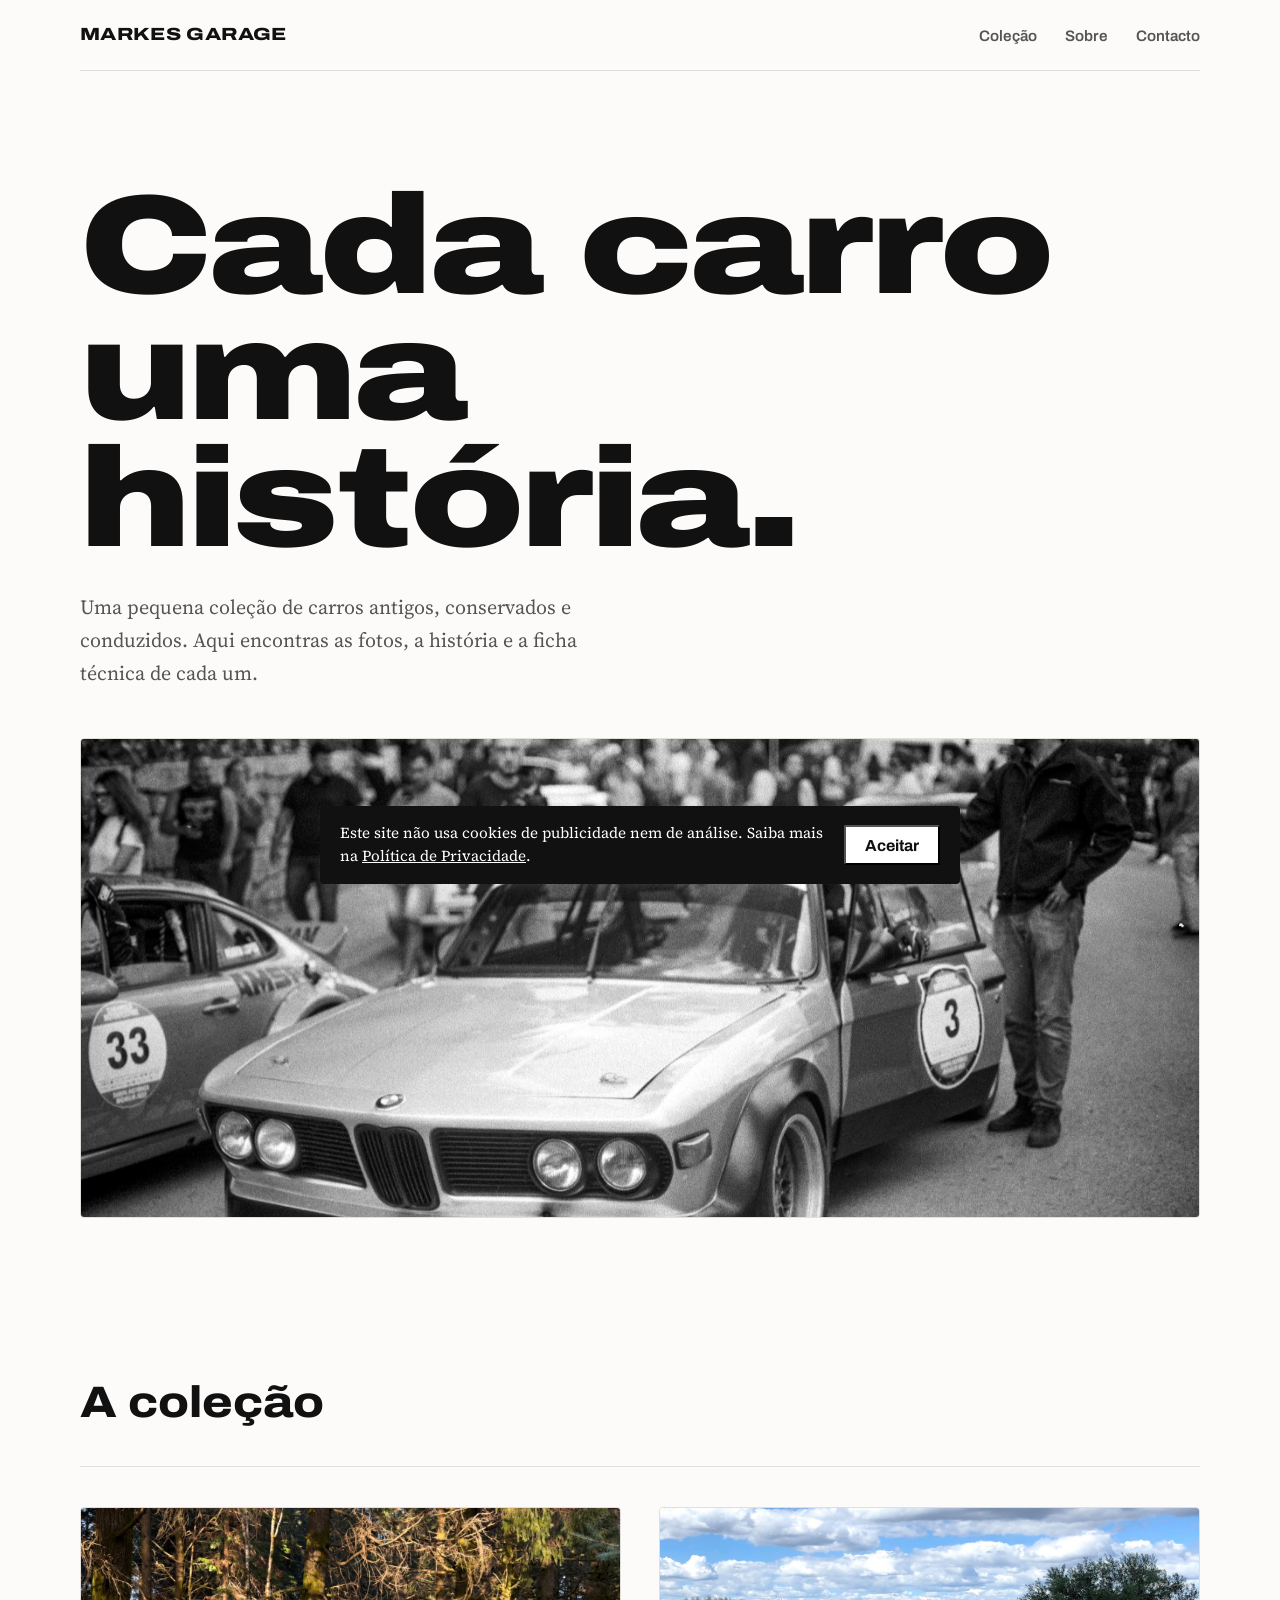
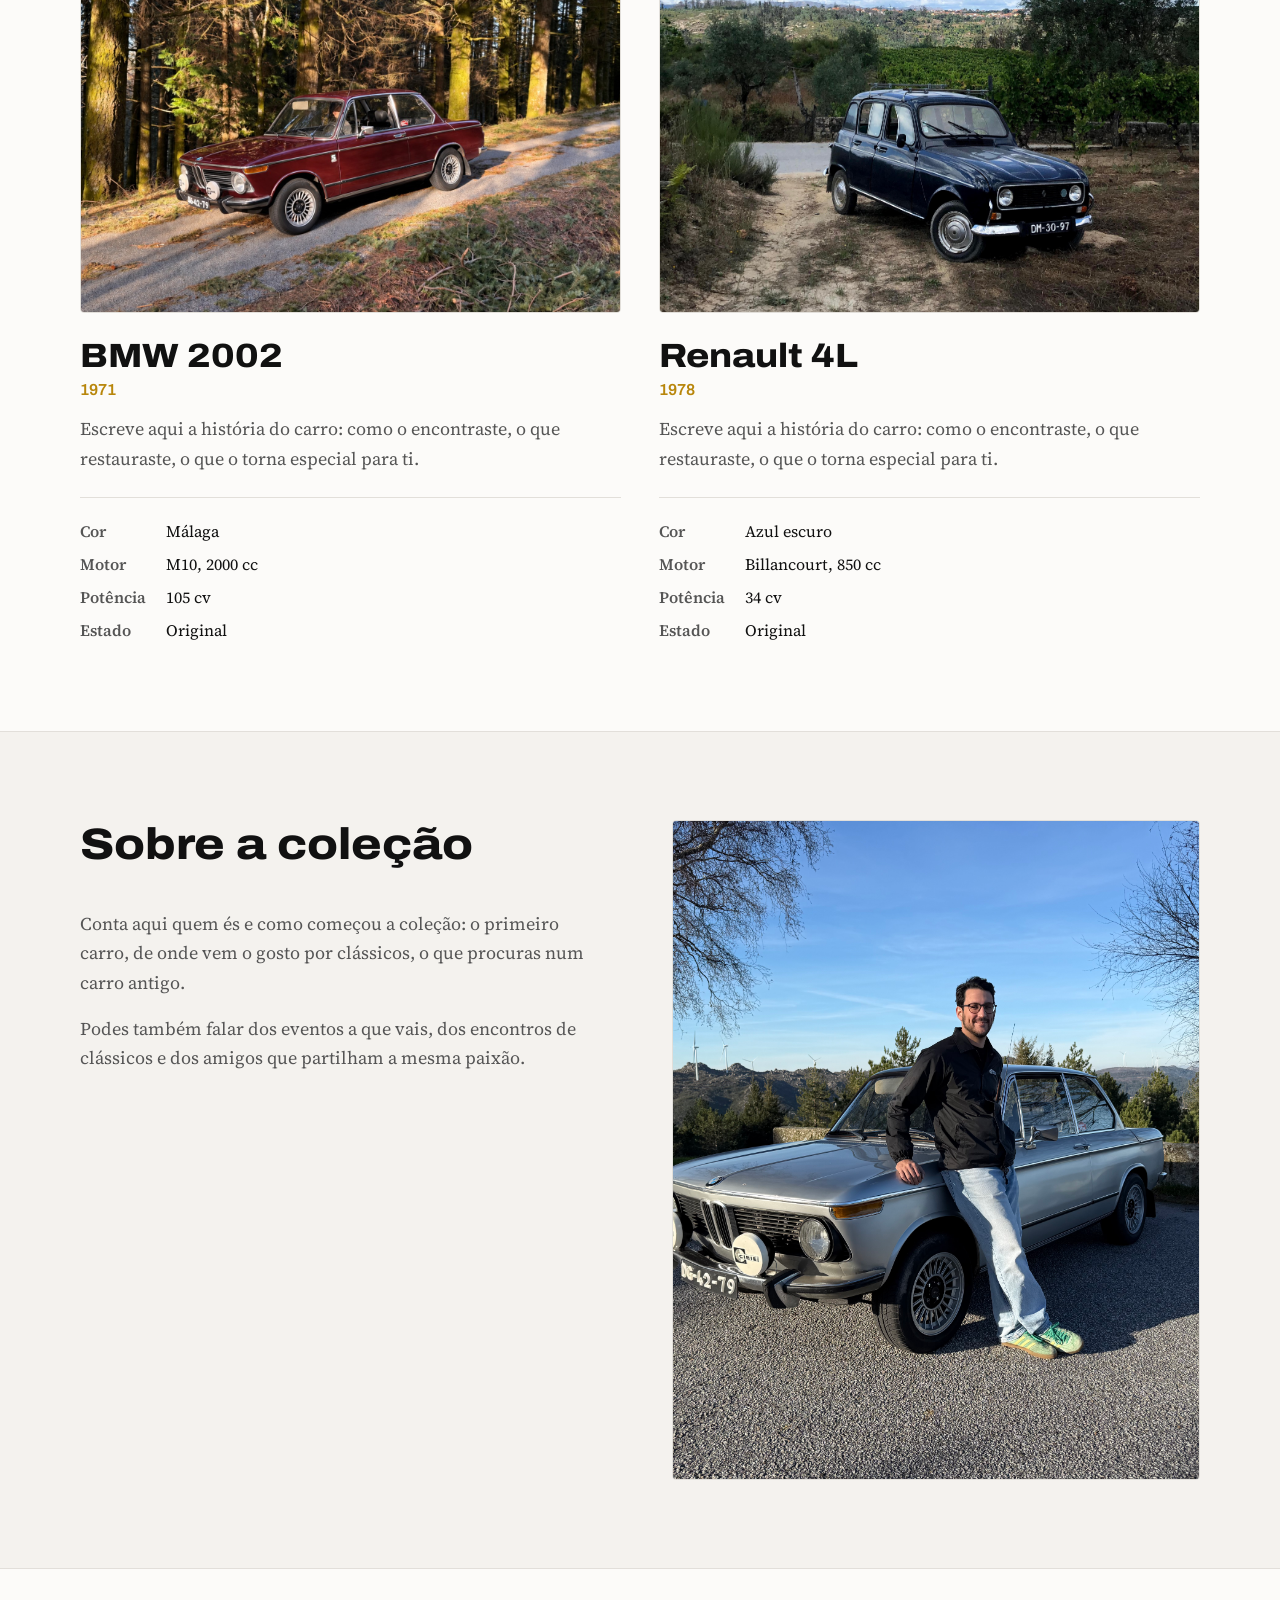
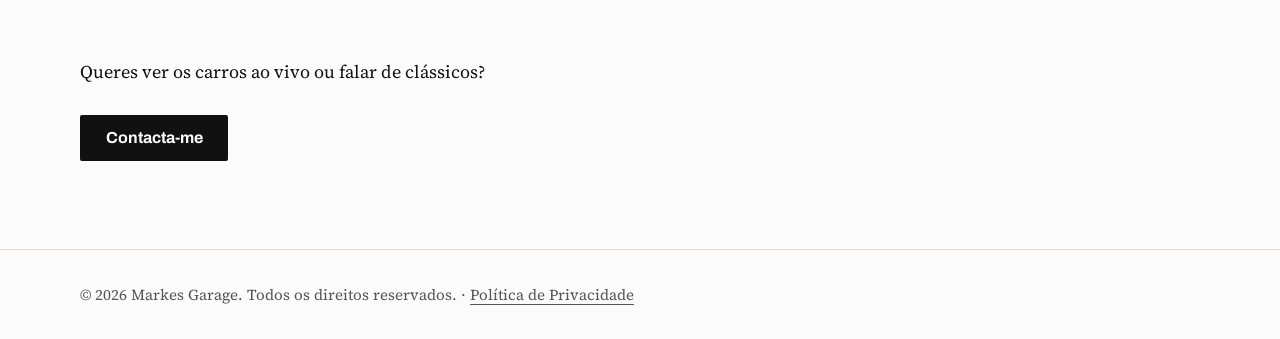
<file: index.html>
<!DOCTYPE html>
<html lang="pt-PT">
<head>
<meta charset="utf-8">
<meta name="viewport" content="width=device-width, initial-scale=1">
<title>Markes Garage — Carros clássicos</title>
<meta name="description" content="Uma pequena coleção de carros clássicos, com fotos, história e ficha técnica de cada um.">
<link rel="preconnect" href="https://fonts.googleapis.com">
<link rel="preconnect" href="https://fonts.gstatic.com" crossorigin>
<link href="https://fonts.googleapis.com/css2?family=Archivo:wdth,wght@100..125,500..900&family=Source+Serif+4:opsz,wght@8..60,400;8..60,600&display=swap" rel="stylesheet">
<link rel="stylesheet" href="style.css">
</head>
<body>

<header class="top wrap">
  <a class="logo" href="#topo">MARKES GARAGE</a>
  <nav aria-label="Principal">
    <a href="#colecao">Coleção</a>
    <a href="#sobre">Sobre</a>
    <a href="contacto.html">Contacto</a>
  </nav>
</header>

<main id="topo">
  <div class="wrap hero">
    <h1>Cada carro uma história.</h1>
    <p>Uma pequena coleção de carros antigos, conservados e conduzidos. Aqui encontras as fotos, a história e a ficha técnica de cada um.</p>

    <!-- Slideshow com as 4 fotos de destaque -->
    <div class="foto" id="slideshow-destaque">
      <img src="fotos/destaque-1.jpg" alt="Destaque 1 Markes Garage" class="ativo" loading="eager">
      <img src="fotos/destaque-2.jpg" alt="Destaque 2 Markes Garage">
      <img src="fotos/destaque-3.jpg" alt="Destaque 3 Markes Garage">
      <img src="fotos/destaque-4.jpg" alt="Destaque 4 Markes Garage">
    </div>
  </div>

  <section id="colecao">
    <div class="wrap">
      <h2>A coleção</h2>

      <div class="colecao-grid">
      <!-- Copia este bloco <article> para cada carro novo -->
      <article class="carro">
        <div class="foto" tabindex="0"><img src="fotos/carro-1.jpg" alt="BMW 2002 de 1971 cor Málaga" loading="lazy"><span class="nome-hover" aria-hidden="true">BMW 2002</span></div>
        <div class="info">
          <h3>BMW 2002</h3>
          <p class="fabrico">1971</p> <!-- Removido o class="ano" -->
          <p>Escreve aqui a história do carro: como o encontraste, o que restauraste, o que o torna especial para ti.</p>
          <dl>
            <dt>Cor</dt><dd>Málaga</dd>
            <dt>Motor</dt><dd>M10, 2000 cc</dd>
            <dt>Potência</dt><dd>105 cv</dd>
            <dt>Estado</dt><dd>Original</dd>
          </dl>
        </div>
      </article>

      <article class="carro">
        <div class="foto" tabindex="0"><img src="fotos/carro-2.jpg" alt="Renault 4L de 1978 azul escuro" loading="lazy"><span class="nome-hover" aria-hidden="true">Renault 4L</span></div>
        <div class="info">
          <h3>Renault 4L</h3>
          <p class="fabrico">1978</p> 
          <p>Escreve aqui a história do carro: como o encontraste, o que restauraste, o que o torna especial para ti.</p>
          <dl>
            <dt>Cor</dt><dd>Azul escuro</dd>
            <dt>Motor</dt><dd>Billancourt, 850 cc</dd>
            <dt>Potência</dt><dd>34 cv</dd>
            <dt>Estado</dt><dd>Original</dd>
          </dl>
        </div>
      </article>
      </div>
    </div>
  </section>

  <section id="sobre" class="sobre">
    <div class="wrap">
      <div>
        <h2>Sobre a coleção</h2>
        <p>Conta aqui quem és e como começou a coleção: o primeiro carro, de onde vem o gosto por clássicos, o que procuras num carro antigo.</p>
        <p>Podes também falar dos eventos a que vais, dos encontros de clássicos e dos amigos que partilham a mesma paixão.</p>
      </div>
      <div class="foto"><img src="fotos/sobre.jpg" alt="Retrato do dono junto a um dos carros" loading="lazy"></div>
    </div>
  </section>

  <section class="cta">
    <div class="wrap">
      <p>Queres ver os carros ao vivo ou falar de clássicos?</p>
      <a class="btn" href="contacto.html">Contacta-me</a>
    </div>
  </section>
</main>

<footer>
  <div class="wrap">© <span class="ano">2026</span> Markes Garage. Todos os direitos reservados. · <a href="politica-privacidade.html">Política de Privacidade</a></div>
</footer>

<script src="app.js"></script>
</body>
</html>
</file>
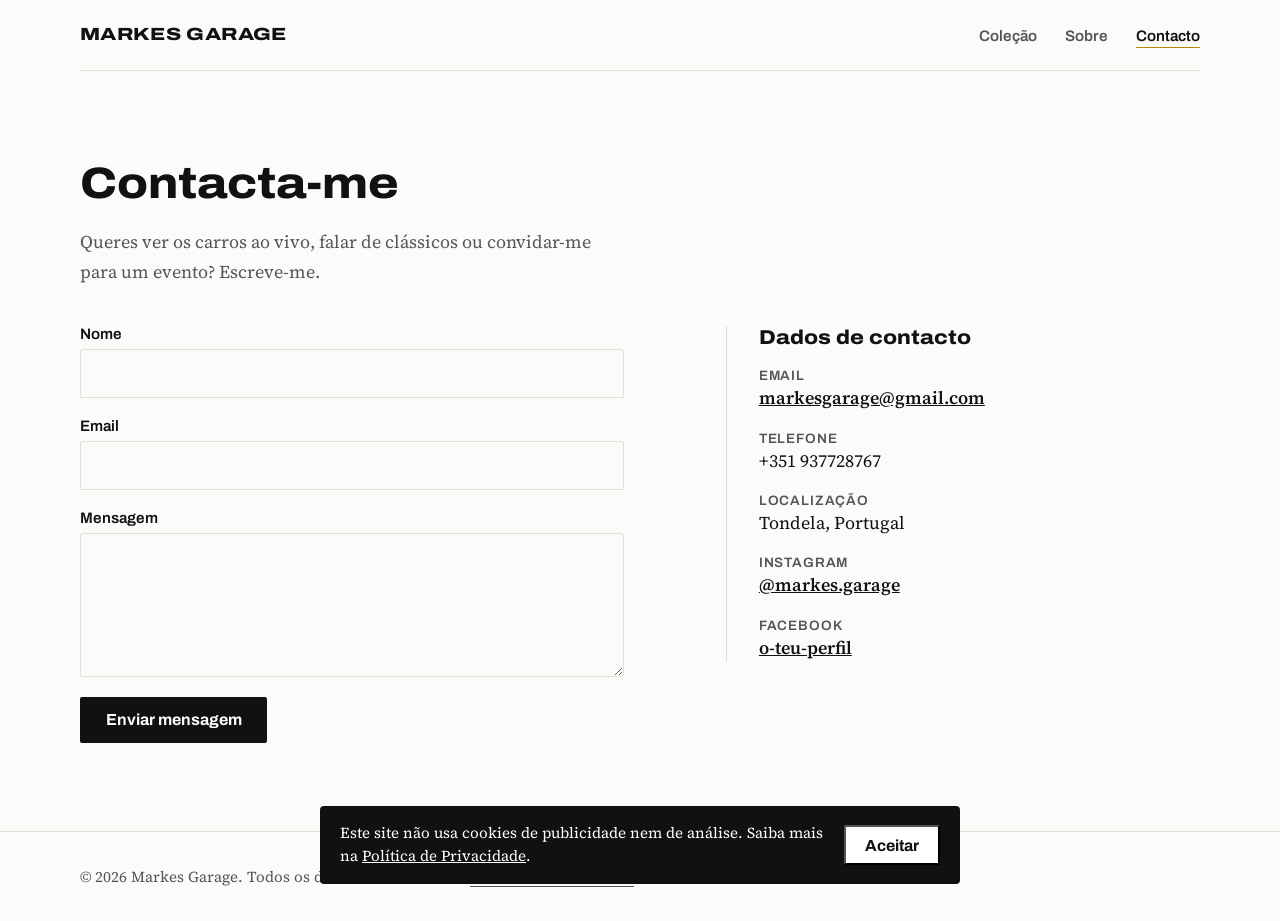
<file: contacto.html>
<!DOCTYPE html>
<html lang="pt-PT">
<head>
<meta charset="utf-8">
<meta name="viewport" content="width=device-width, initial-scale=1">
<title>Contacto — Markes Garage</title>
<meta name="description" content="Fala com a Markes Garage: formulário de contacto e dados para me encontrares.">
<link rel="preconnect" href="https://fonts.googleapis.com">
<link rel="preconnect" href="https://fonts.gstatic.com" crossorigin>
<link href="https://fonts.googleapis.com/css2?family=Archivo:wdth,wght@100..125,500..900&family=Source+Serif+4:opsz,wght@8..60,400;8..60,600&display=swap" rel="stylesheet">
<link rel="stylesheet" href="style.css">
</head>
<body>

<header class="top wrap">
  <a class="logo" href="index.html">MARKES GARAGE</a>
  <nav aria-label="Principal">
    <a href="index.html#colecao">Coleção</a>
    <a href="index.html#sobre">Sobre</a>
    <a href="contacto.html" aria-current="page">Contacto</a>
  </nav>
</header>

<main class="pagina">
  <section class="contacto">
    <div class="wrap">
      <h2>Contacta-me</h2>
      <p class="intro">Queres ver os carros ao vivo, falar de clássicos ou convidar-me para um evento? Escreve-me.</p>

      <div class="contacto-grid">
        <!-- Troca SEU_ID pelo código que o Formspree te der -->
        <form class="contacto-form" action="https://formspree.io/f/SEU_ID" method="POST">
          <div class="campo">
            <label for="nome">Nome</label>
            <input id="nome" name="nome" type="text" autocomplete="name" required>
          </div>
          <div class="campo">
            <label for="email">Email</label>
            <input id="email" name="email" type="email" autocomplete="email" required>
          </div>
          <div class="campo">
            <label for="mensagem">Mensagem</label>
            <textarea id="mensagem" name="mensagem" required></textarea>
          </div>
          <input class="honey" type="text" name="_gotcha" tabindex="-1" autocomplete="off" aria-hidden="true">
          <button class="btn" type="submit">Enviar mensagem</button>
        </form>

        <aside class="dados" aria-label="Dados de contacto">
          <h3>Dados de contacto</h3>
          <ul>
            <li><span class="rotulo">Email</span><a href="mailto:markesgarage@gmail.com">markesgarage@gmail.com</a></li>
            <li><span class="rotulo">Telefone</span>+351 937728767</li>
            <li><span class="rotulo">Localização</span>Tondela, Portugal</li>
            <li><span class="rotulo">Instagram</span><a href="https://instagram.com/markes.garage">@markes.garage</a></li>
            <li><span class="rotulo">Facebook</span><a href="https://facebook.com/o-teu-perfil">o-teu-perfil</a></li>
          </ul>
        </aside>
      </div>
    </div>
  </section>
</main>

<footer>
  <div class="wrap">© <span class="ano">2026</span> Markes Garage. Todos os direitos reservados. · <a href="politica-privacidade.html">Política de Privacidade</a></div>
</footer>

<script src="app.js"></script>
</body>
</html>
</file>
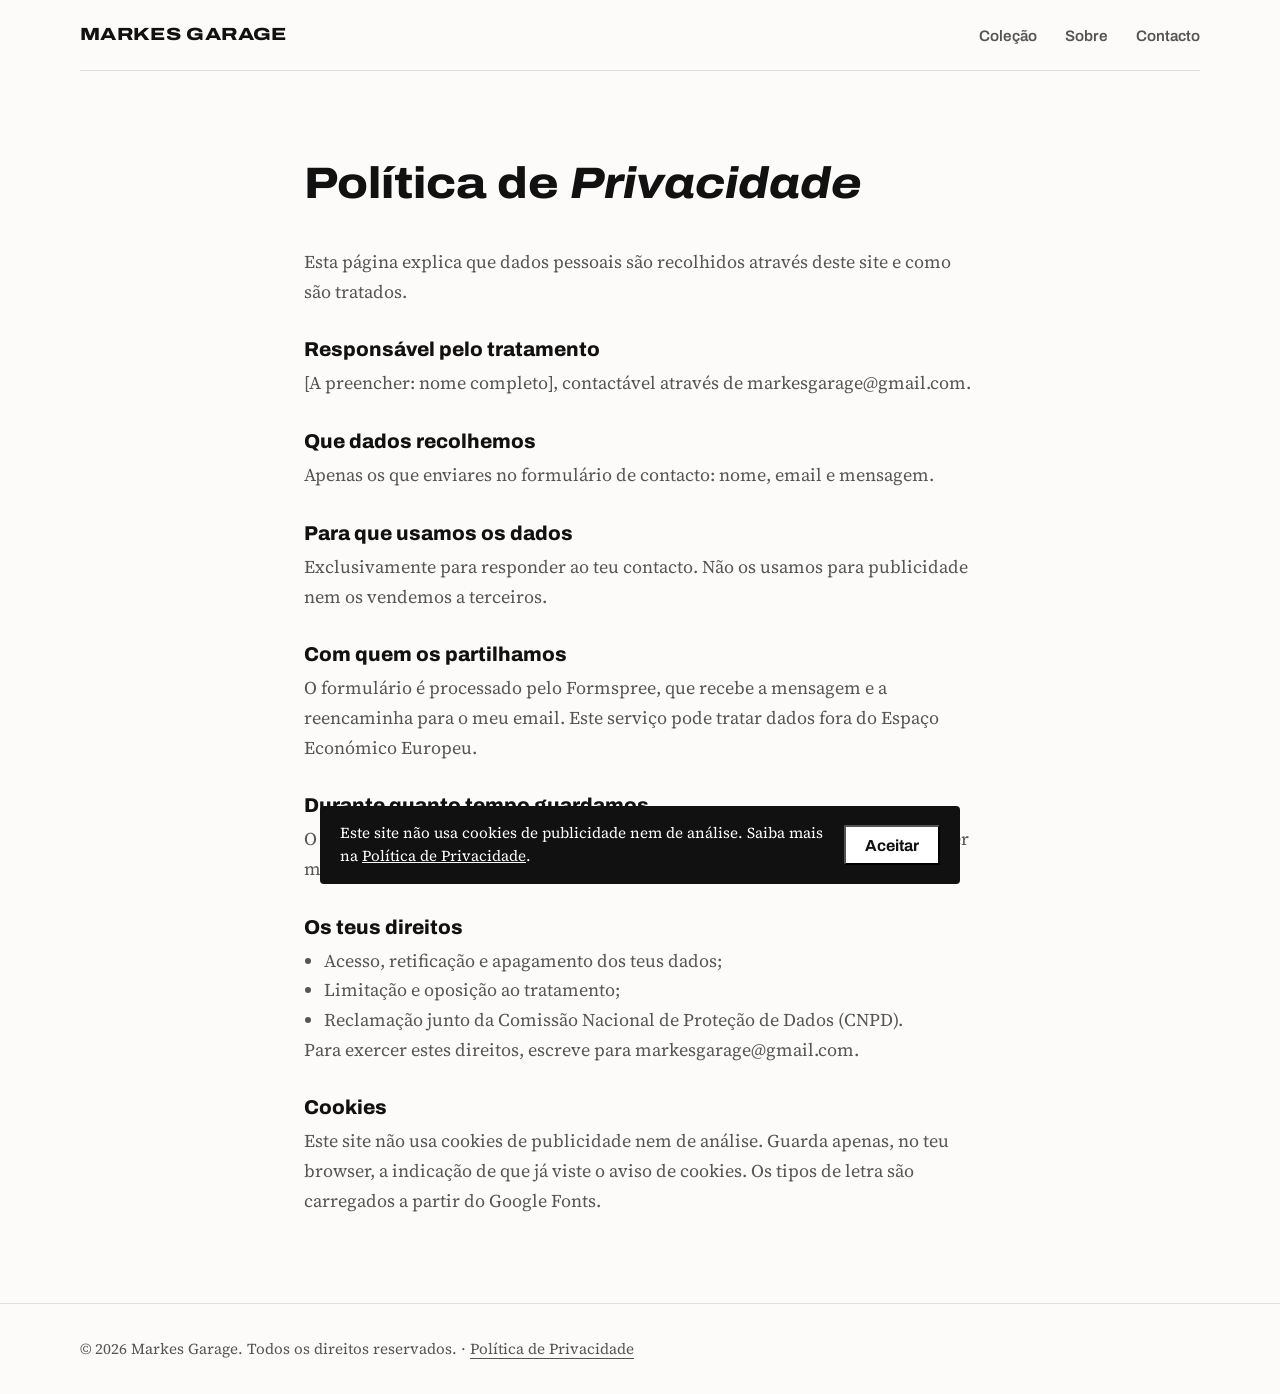
<file: politica-privacidade.html>
<!DOCTYPE html>
<html lang="pt-PT">
<head>
<meta charset="utf-8">
<meta name="viewport" content="width=device-width, initial-scale=1">
<title>Política de Privacidade — Markes Garage</title>
<meta name="description" content="Como a Markes Garage trata os dados pessoais recolhidos neste site.">
<link rel="preconnect" href="https://fonts.googleapis.com">
<link rel="preconnect" href="https://fonts.gstatic.com" crossorigin>
<link href="https://fonts.googleapis.com/css2?family=Archivo:wdth,wght@100..125,500..900&family=Source+Serif+4:opsz,wght@8..60,400;8..60,600&display=swap" rel="stylesheet">
<link rel="stylesheet" href="style.css">
</head>
<body>

<header class="top wrap">
  <a class="logo" href="index.html">MARKES GARAGE</a>
  <nav aria-label="Principal">
    <a href="index.html#colecao">Coleção</a>
    <a href="index.html#sobre">Sobre</a>
    <a href="contacto.html">Contacto</a>
  </nav>
</header>

<main class="pagina">
  <section>
    <div class="wrap texto">
      <h2>Política de <em>Privacidade</em></h2>
      <p>Esta página explica que dados pessoais são recolhidos através deste site e como são tratados.</p>

      <h3>Responsável pelo tratamento</h3>
      <p>[A preencher: nome completo], contactável através de markesgarage@gmail.com.</p>

      <h3>Que dados recolhemos</h3>
      <p>Apenas os que enviares no formulário de contacto: nome, email e mensagem.</p>

      <h3>Para que usamos os dados</h3>
      <p>Exclusivamente para responder ao teu contacto. Não os usamos para publicidade nem os vendemos a terceiros.</p>

      <h3>Com quem os partilhamos</h3>
      <p>O formulário é processado pelo Formspree, que recebe a mensagem e a reencaminha para o meu email. Este serviço pode tratar dados fora do Espaço Económico Europeu.</p>

      <h3>Durante quanto tempo guardamos</h3>
      <p>O tempo necessário para tratar o teu pedido. Podes pedir a eliminação a qualquer momento.</p>

      <h3>Os teus direitos</h3>
      <ul>
        <li>Acesso, retificação e apagamento dos teus dados;</li>
        <li>Limitação e oposição ao tratamento;</li>
        <li>Reclamação junto da Comissão Nacional de Proteção de Dados (CNPD).</li>
      </ul>
      <p>Para exercer estes direitos, escreve para markesgarage@gmail.com.</p>

      <h3>Cookies</h3>
      <p>Este site não usa cookies de publicidade nem de análise. Guarda apenas, no teu browser, a indicação de que já viste o aviso de cookies. Os tipos de letra são carregados a partir do Google Fonts.</p>
    </div>
  </section>
</main>

<footer>
  <div class="wrap">© <span class="ano">2026</span> Markes Garage. Todos os direitos reservados. · <a href="politica-privacidade.html">Política de Privacidade</a></div>
</footer>

<script src="app.js"></script>
</body>
</html>
</file>
<file: style.css>
:root{
    --fundo:#fcfbf9;      /* bege muito suave / branco sujo aplicado a tudo */
    --fundo-alt:#f4f2ee;  /* fundo secundário ligeiramente mais escuro para blocos de destaque */
    --texto:#111111;      /* texto principal preto */
    --texto-secundario:#555555; /* cinzento escuro para descrições */
    --borda:#e2dfda;      /* linhas subtis de separação */
    --latao:#b8860b;      /* destaque dourado/latão */
    --head:"Archivo","Arial Black",Arial,sans-serif;
    --body:"Source Serif 4",Georgia,serif;
  }
  *{box-sizing:border-box;margin:0}
  html{scroll-behavior:smooth;background:var(--fundo)}
  body{background:var(--fundo);color:var(--texto);font:400 1.125rem/1.65 var(--body);min-height:100vh}
  a{color:inherit}
  :focus-visible{outline:3px solid var(--latao);outline-offset:3px}
  .wrap{width:min(1120px,100% - 2.5rem);margin-inline:auto}

  header.top{display:flex;justify-content:space-between;align-items:center;padding:1.25rem 0;border-bottom:1px solid var(--borda)}
  .logo{font:800 1.1rem var(--head);font-stretch:125%;text-decoration:none;letter-spacing:.02em;color:var(--texto)}
  nav a{margin-left:1.5rem;text-decoration:none;color:var(--texto-secundario);font-family:var(--head);font-size:0.95rem;font-weight:600}
  nav a:hover{color:var(--texto);text-decoration:underline;text-underline-offset:6px;text-decoration-color:var(--latao)}

  .hero{padding:clamp(3rem,9vw,7rem) 0 clamp(2.5rem,6vw,4.5rem)}
  .hero h1{font:900 clamp(3rem,11vw,9rem)/.9 var(--head);font-stretch:125%;letter-spacing:-.02em;max-width:12ch;color:var(--texto)}
  .hero p{max-width:34rem;margin-top:1.75rem;color:var(--texto-secundario);font-size:1.25rem}
  .hero .foto{margin-top:3rem;aspect-ratio:21/9}

  .foto{background:var(--fundo-alt);overflow:hidden;border-radius:4px;border:1px solid var(--borda)}
  .foto img{width:100%;height:100%;object-fit:cover;display:block}

  h2{font:800 clamp(1.75rem,4vw,2.75rem)/1.1 var(--head);font-stretch:112%;margin-bottom:2.5rem;color:var(--texto)}
  section{padding:clamp(3rem,7vw,5.5rem) 0}

  /* Cada carro é uma "ficha": foto + dados */
  .colecao-grid{display:grid;grid-template-columns:1fr 1fr;gap:clamp(1.5rem,3vw,2.5rem);align-items:start;padding-top:2.5rem;border-top:1px solid var(--borda)}
  .carro .foto{position:relative;aspect-ratio:4/3}
  .carro .nome-hover{position:absolute;inset:0;display:grid;place-items:center;padding:1rem;background:rgba(255,255,255,.2);-webkit-backdrop-filter:blur(6px);backdrop-filter:blur(6px);color:#fff;text-shadow:0 2px 12px rgba(0,0,0,.55);font:800 clamp(1.5rem,3vw,2.25rem)/1.15 var(--head);font-stretch:112%;text-align:center;opacity:0;transition:opacity .35s ease}
  .carro .foto:hover .nome-hover,.carro .foto:focus-visible .nome-hover{opacity:1}
  .carro .info{margin-top:1.5rem}
  .carro h3{font:800 clamp(1.5rem,3vw,2.1rem)/1.15 var(--head);font-stretch:112%;color:var(--texto)}
  .carro .fabrico{color:var(--latao);font:600 1rem var(--head);margin:.35rem 0 1rem}
  .carro p{color:var(--texto-secundario)}
  dl{display:grid;grid-template-columns:auto 1fr;gap:.4rem 1.25rem;margin-top:1.5rem;padding-top:1.25rem;border-top:1px solid var(--borda);font-size:1rem}
  dt{color:var(--texto-secundario);font-weight:600}
  dd{margin:0;color:var(--texto)}

  .sobre{background:var(--fundo-alt);border-top:1px solid var(--borda);border-bottom:1px solid var(--borda)}
  .sobre .wrap{display:grid;grid-template-columns:1fr 1fr;gap:clamp(1.5rem,5vw,4rem);align-items:start}
  .sobre p+p{margin-top:1rem}
  .sobre .foto{aspect-ratio:4/5}
  .sobre p{color:var(--texto-secundario)}

  .contacto{background:var(--fundo)}
  .contacto p{max-width:34rem;color:var(--texto-secundario)}
  .btn{display:inline-block;margin-top:1.75rem;padding:.9rem 1.6rem;background:var(--texto);color:var(--fundo);font:700 1rem var(--head);text-decoration:none;border-radius:2px}
  .btn:hover{background:var(--latao)}
  .redes{margin-top:1.5rem}
  .redes a{margin-right:1.5rem;color:var(--texto);font-weight:600;text-decoration:none}
  .redes a:hover{color:var(--latao);text-decoration:underline}

  footer{padding:2rem 0;border-top:1px solid var(--borda);color:var(--texto-secundario);font-size:.95rem;background:var(--fundo)}

  @media (max-width:760px){
    .colecao-grid,.sobre .wrap{grid-template-columns:1fr}
    nav a{margin-left:1rem}
    .hero .foto{aspect-ratio:4/3}
  }

  /* ---- Acrescentos ---- */
  nav a[aria-current]{color:var(--texto);text-decoration:underline;text-underline-offset:6px;text-decoration-color:var(--latao)}
  .hero .btn{margin-top:2rem}
  footer a{color:inherit;text-underline-offset:4px}

  /* Formulário */
  form.contacto-form{max-width:34rem;display:grid;gap:1.25rem}
  .campo{display:grid;gap:.4rem}
  .campo label{font:600 .95rem var(--head);color:var(--texto)}
  .campo input,.campo textarea{width:100%;padding:.8rem 1rem;font:400 1rem var(--body);color:var(--texto);background:var(--fundo);border:1px solid var(--borda);border-radius:2px}
  .campo input:hover,.campo textarea:hover{border-color:var(--texto-secundario)}
  .campo textarea{min-height:9rem;resize:vertical}
  .honey{position:absolute;left:-9999px}
  form.contacto-form .btn{justify-self:start;margin-top:0;border:0;cursor:pointer}

  /* Página de contacto */
  .intro{margin:-1.25rem 0 2.5rem}
  .contacto-grid{display:grid;grid-template-columns:1.2fr 1fr;gap:clamp(2rem,6vw,5rem);align-items:start}
  .dados{padding-left:clamp(0rem,3vw,2rem);border-left:1px solid var(--borda)}
  .dados h3{font:800 1.25rem var(--head);font-stretch:112%;margin-bottom:1.25rem}
  .dados ul{list-style:none;padding:0;display:grid;gap:1.1rem}
  .dados .rotulo{display:block;font:600 .85rem var(--head);color:var(--texto-secundario);text-transform:uppercase;letter-spacing:.06em}
  .dados a{font-weight:600}

  /* Política de privacidade */
  .texto{max-width:42rem}
  .texto h3{font:800 1.25rem var(--head);margin:2rem 0 .5rem}
  .texto p,.texto li{color:var(--texto-secundario)}
  .texto ul{padding-left:1.25rem}

  /* Aviso de cookies */
  .cookies{position:fixed;left:1rem;right:1rem;bottom:1rem;z-index:10;max-width:40rem;margin-inline:auto;display:flex;align-items:center;gap:1rem;padding:1rem 1.25rem;background:var(--texto);color:#fff;border-radius:4px;font-size:.95rem;line-height:1.5}
  .cookies .btn{margin:0;background:#fff;color:var(--texto);padding:.6rem 1.2rem;flex-shrink:0}
  .cookies .btn:hover{background:var(--latao);color:#fff}

  @media (max-width:760px){
    .contacto-grid{grid-template-columns:1fr}
    .dados{border-left:0;padding-left:0;border-top:1px solid var(--borda);padding-top:2rem}
    .cookies{flex-direction:column;align-items:flex-start}
  }

  /* Slideshow de destaque */
  .hero .foto{position:relative}
  .hero .foto img{position:absolute;inset:0;opacity:0;transition:opacity .8s}
  .hero .foto img.ativo{opacity:1}
</file>
